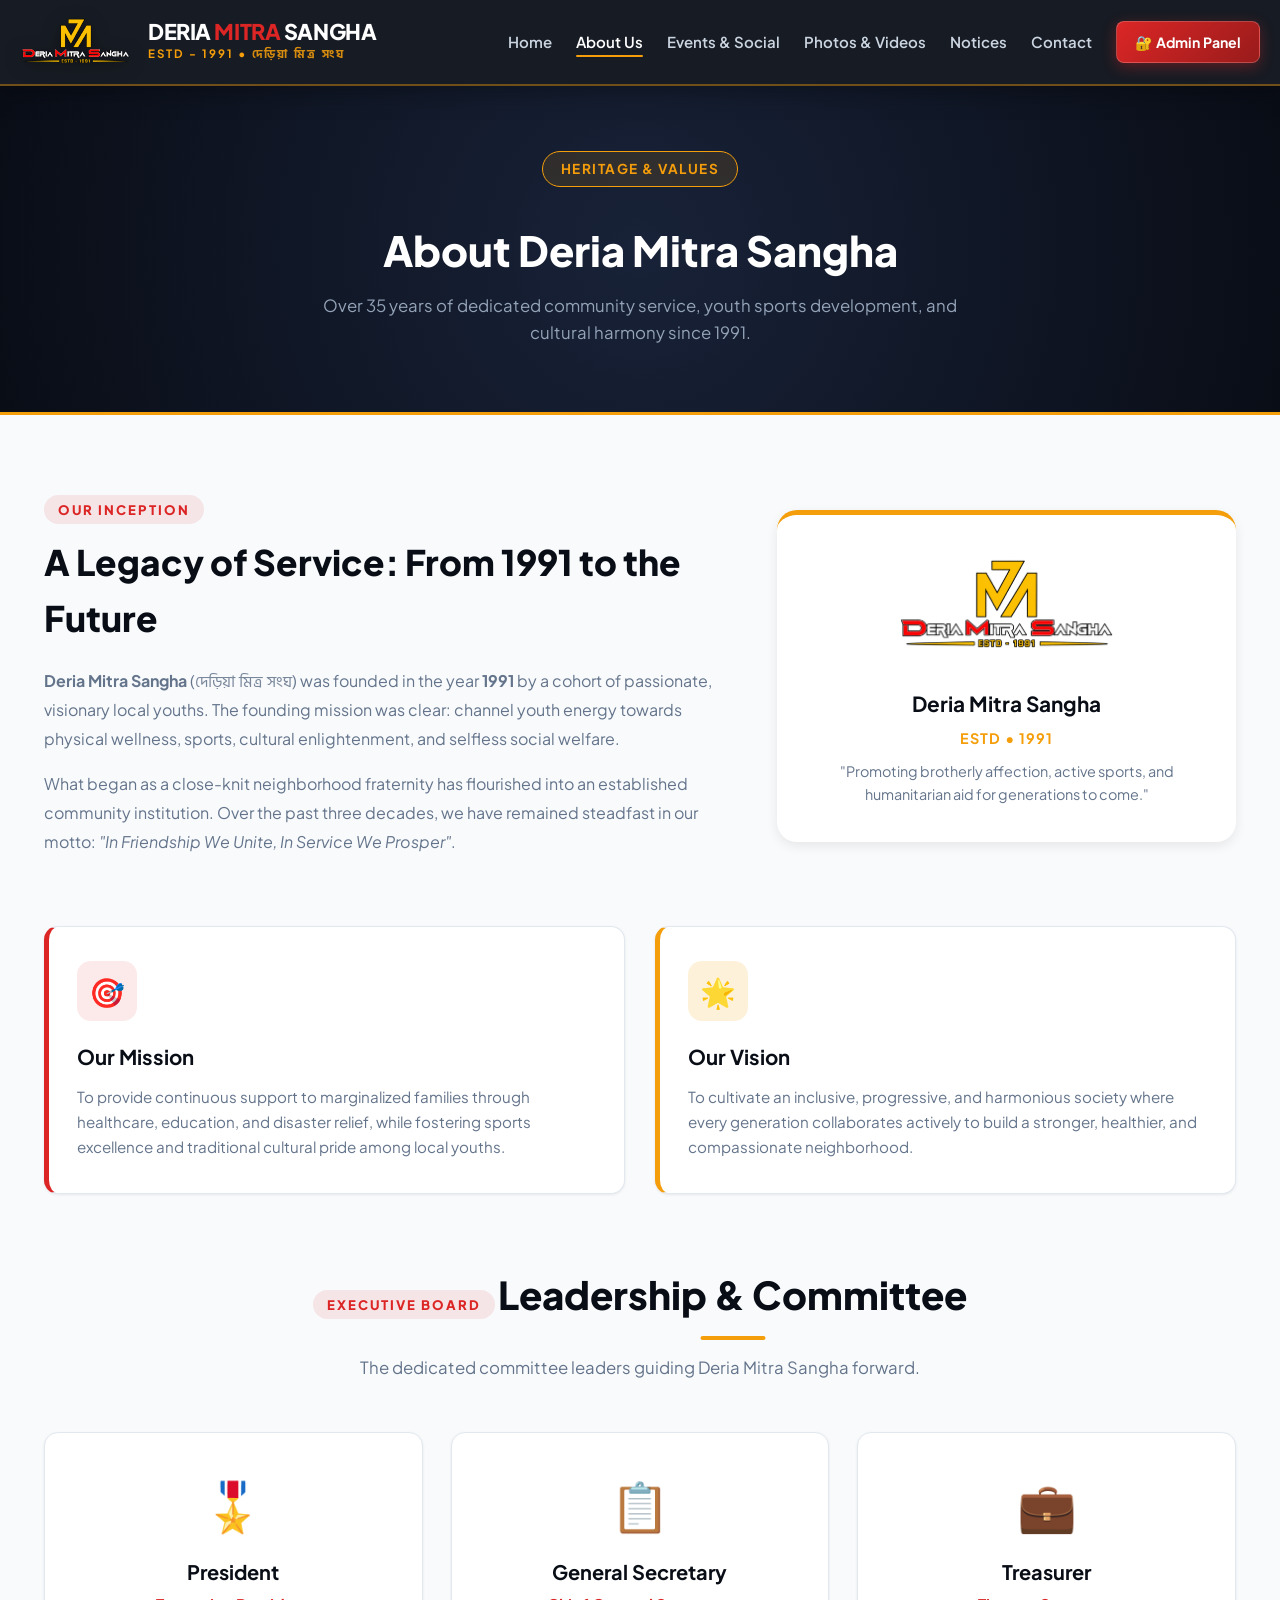
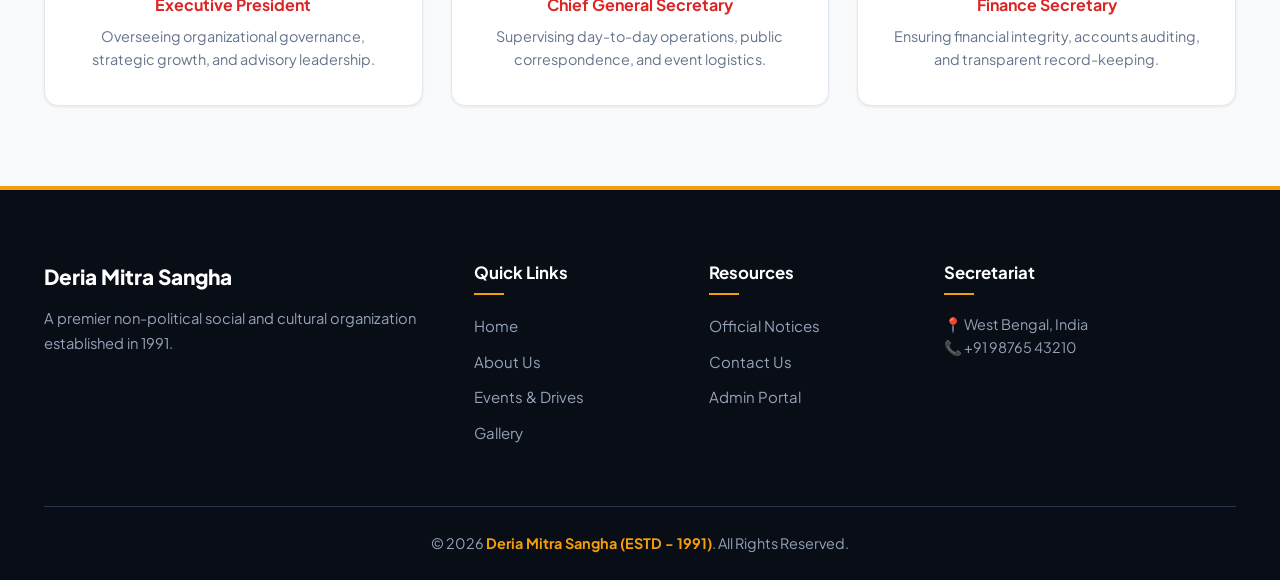
<file: about.html>
<!DOCTYPE html>
<html lang="en">
<head>
  <meta charset="UTF-8">
  <meta name="viewport" content="width=device-width, initial-scale=1.0">
  <title>About Us | Deria Mitra Sangha (ESTD - 1991)</title>
  <link rel="stylesheet" href="style.css">
  <link rel="icon" type="image/png" href="Deria Mitra Sangha Logo.png">
</head>
<body>

  <!-- Navigation Bar -->
  <header class="header">
    <div class="container navbar">
      <a href="index.html" class="brand">
        <img src="Deria Mitra Sangha Logo.png" alt="Deria Mitra Sangha Logo" class="brand-logo-img">
        <div class="brand-text">
          <span class="brand-title">Deria <span>Mitra</span> Sangha</span>
          <span class="brand-sub">ESTD - 1991 &bull; <span class="bengali-sub">দেড়িয়া মিত্র সংঘ</span></span>
        </div>
      </a>

      <button class="menu-toggle" aria-label="Toggle navigation">
        <span></span><span></span><span></span>
      </button>

      <ul class="nav-links">
        <li><a href="index.html" class="nav-link">Home</a></li>
        <li><a href="about.html" class="nav-link active">About Us</a></li>
        <li><a href="events.html" class="nav-link">Events & Social</a></li>
        <li><a href="gallery.html" class="nav-link">Photos & Videos</a></li>
        <li><a href="notices.html" class="nav-link">Notices</a></li>
        <li><a href="contact.html" class="nav-link">Contact</a></li>
        <li><a href="admin.html" class="btn-admin-nav">🔐 Admin Panel</a></li>
      </ul>
    </div>
  </header>

  <!-- Page Banner -->
  <div class="page-banner">
    <div class="container">
      <span class="badge-pill">Heritage & Values</span>
      <h1>About Deria Mitra Sangha</h1>
      <p>Over 35 years of dedicated community service, youth sports development, and cultural harmony since 1991.</p>
    </div>
  </div>

  <!-- Content Section -->
  <section class="section">
    <div class="container">
      
      <!-- History Row -->
      <div style="display:grid; grid-template-columns:1.2fr 0.8fr; gap:45px; align-items:center; margin-bottom:70px;">
        <div>
          <span class="section-pill">Our Inception</span>
          <h2 style="font-size:2.2rem; font-weight:800; color:var(--dark-bg); margin-bottom:20px;">
            A Legacy of Service: From 1991 to the Future
          </h2>
          <p style="color:var(--text-muted); line-height:1.8; margin-bottom:16px;">
            <strong>Deria Mitra Sangha</strong> (<span class="bengali-sub">দেড়িয়া মিত্র সংঘ</span>) was founded in the year <strong>1991</strong> by a cohort of passionate, visionary local youths. The founding mission was clear: channel youth energy towards physical wellness, sports, cultural enlightenment, and selfless social welfare.
          </p>
          <p style="color:var(--text-muted); line-height:1.8;">
            What began as a close-knit neighborhood fraternity has flourished into an established community institution. Over the past three decades, we have remained steadfast in our motto: <em>"In Friendship We Unite, In Service We Prosper"</em>.
          </p>
        </div>

        <div style="background:#FFFFFF; padding:36px; border-radius:var(--radius-lg); box-shadow:var(--shadow-md); border-top:5px solid var(--secondary); text-align:center;">
          <img src="Deria Mitra Sangha Logo.png" alt="Deria Mitra Sangha Emblem" style="max-width:220px; margin-bottom:20px;">
          <h3 style="color:var(--dark-bg); font-size:1.3rem; margin-bottom:6px;">Deria Mitra Sangha</h3>
          <p style="color:var(--secondary); font-weight:700; font-size:0.9rem; text-transform:uppercase; letter-spacing:1px;">ESTD &bull; 1991</p>
          <p style="color:var(--text-muted); font-size:0.9rem; margin-top:10px;">
            "Promoting brotherly affection, active sports, and humanitarian aid for generations to come."
          </p>
        </div>
      </div>

      <!-- Mission & Vision -->
      <div style="display:grid; grid-template-columns:1fr 1fr; gap:30px; margin-bottom:70px;">
        <div class="feature-card" style="border-left:5px solid var(--primary);">
          <div class="feature-icon-box" style="background:rgba(220,38,38,0.1); color:var(--primary);">🎯</div>
          <h3 class="feature-title">Our Mission</h3>
          <p class="feature-desc">
            To provide continuous support to marginalized families through healthcare, education, and disaster relief, while fostering sports excellence and traditional cultural pride among local youths.
          </p>
        </div>

        <div class="feature-card" style="border-left:5px solid var(--secondary);">
          <div class="feature-icon-box" style="background:rgba(245,158,11,0.15); color:var(--secondary-hover);">🌟</div>
          <h3 class="feature-title">Our Vision</h3>
          <p class="feature-desc">
            To cultivate an inclusive, progressive, and harmonious society where every generation collaborates actively to build a stronger, healthier, and compassionate neighborhood.
          </p>
        </div>
      </div>

      <!-- Executive Committee Showcase -->
      <div class="section-head">
        <span class="section-pill">Executive Board</span>
        <h2 class="section-title">Leadership & Committee</h2>
        <p class="section-desc">The dedicated committee leaders guiding Deria Mitra Sangha forward.</p>
      </div>

      <div class="feature-grid">
        <div class="feature-card" style="text-align:center;">
          <div style="font-size:3rem; margin-bottom:12px;">🎖️</div>
          <h3 style="font-size:1.25rem; color:var(--dark-bg); margin-bottom:4px;">President</h3>
          <p style="color:var(--primary); font-weight:700; margin-bottom:8px;">Executive President</p>
          <p style="color:var(--text-muted); font-size:0.9rem;">Overseeing organizational governance, strategic growth, and advisory leadership.</p>
        </div>

        <div class="feature-card" style="text-align:center;">
          <div style="font-size:3rem; margin-bottom:12px;">📋</div>
          <h3 style="font-size:1.25rem; color:var(--dark-bg); margin-bottom:4px;">General Secretary</h3>
          <p style="color:var(--primary); font-weight:700; margin-bottom:8px;">Chief General Secretary</p>
          <p style="color:var(--text-muted); font-size:0.9rem;">Supervising day-to-day operations, public correspondence, and event logistics.</p>
        </div>

        <div class="feature-card" style="text-align:center;">
          <div style="font-size:3rem; margin-bottom:12px;">💼</div>
          <h3 style="font-size:1.25rem; color:var(--dark-bg); margin-bottom:4px;">Treasurer</h3>
          <p style="color:var(--primary); font-weight:700; margin-bottom:8px;">Finance Secretary</p>
          <p style="color:var(--text-muted); font-size:0.9rem;">Ensuring financial integrity, accounts auditing, and transparent record-keeping.</p>
        </div>
      </div>

    </div>
  </section>

  <!-- Footer -->
  <footer class="footer">
    <div class="container">
      <div class="footer-columns">
        <div class="footer-brand">
          <h3>Deria Mitra Sangha</h3>
          <p style="font-size:0.92rem; line-height:1.7;">A premier non-political social and cultural organization established in 1991.</p>
        </div>
        <div>
          <h4 class="footer-col-title">Quick Links</h4>
          <ul class="footer-nav">
            <li><a href="index.html">Home</a></li>
            <li><a href="about.html">About Us</a></li>
            <li><a href="events.html">Events & Drives</a></li>
            <li><a href="gallery.html">Gallery</a></li>
          </ul>
        </div>
        <div>
          <h4 class="footer-col-title">Resources</h4>
          <ul class="footer-nav">
            <li><a href="notices.html">Official Notices</a></li>
            <li><a href="contact.html">Contact Us</a></li>
            <li><a href="admin.html">Admin Portal</a></li>
          </ul>
        </div>
        <div>
          <h4 class="footer-col-title">Secretariat</h4>
          <p style="font-size:0.9rem;">📍 West Bengal, India</p>
          <p style="font-size:0.9rem;">📞 +91 98765 43210</p>
        </div>
      </div>
      <div class="footer-bottom">
        <p>&copy; 2026 <span>Deria Mitra Sangha (ESTD - 1991)</span>. All Rights Reserved.</p>
      </div>
    </div>
  </footer>

  <script src="db.js"></script>
  <script src="main.js"></script>
</body>
</html>
</file>
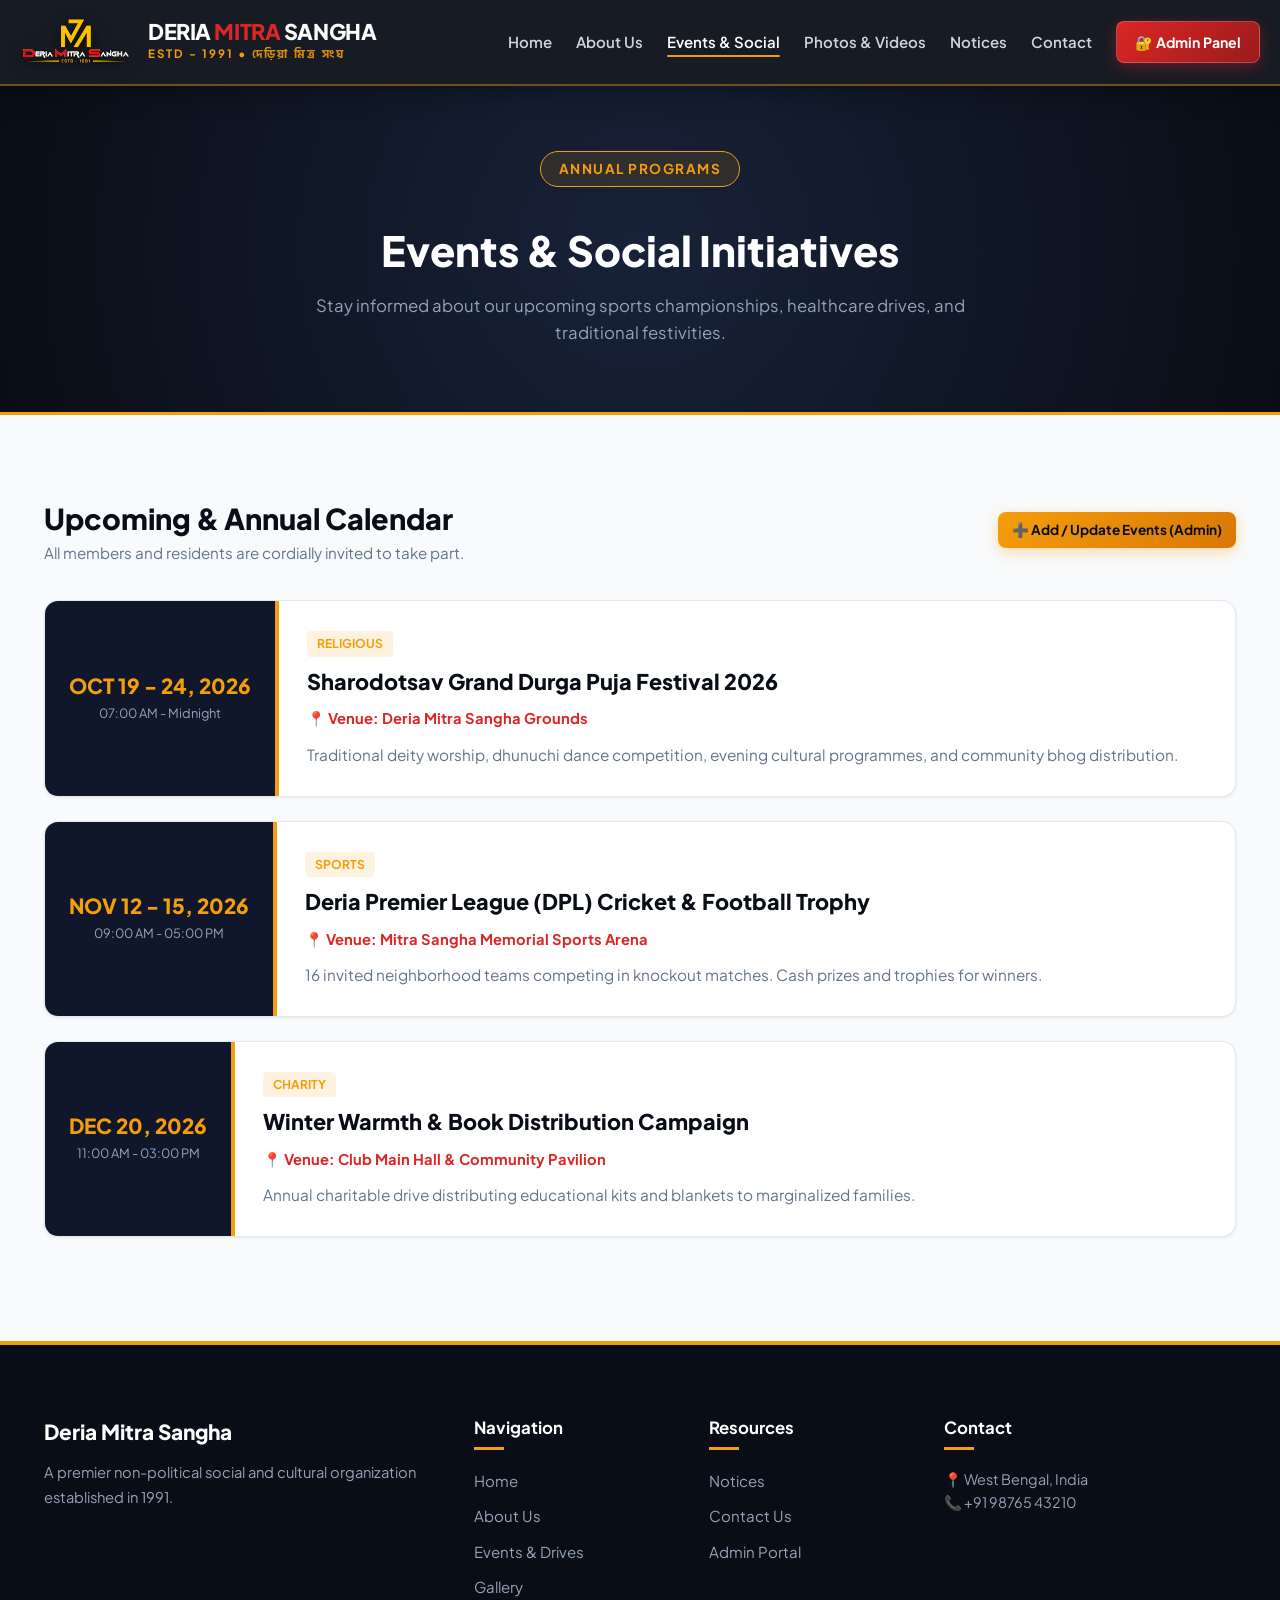
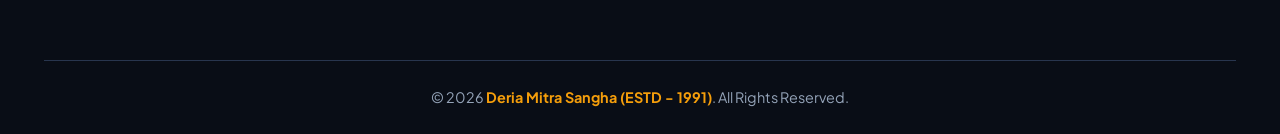
<file: events.html>
<!DOCTYPE html>
<html lang="en">
<head>
  <meta charset="UTF-8">
  <meta name="viewport" content="width=device-width, initial-scale=1.0">
  <title>Events & Social Initiatives | Deria Mitra Sangha (ESTD - 1991)</title>
  <link rel="stylesheet" href="style.css">
  <link rel="icon" type="image/png" href="Deria Mitra Sangha Logo.png">
</head>
<body>

  <!-- Navigation Bar -->
  <header class="header">
    <div class="container navbar">
      <a href="index.html" class="brand">
        <img src="Deria Mitra Sangha Logo.png" alt="Deria Mitra Sangha Logo" class="brand-logo-img">
        <div class="brand-text">
          <span class="brand-title">Deria <span>Mitra</span> Sangha</span>
          <span class="brand-sub">ESTD - 1991 &bull; <span class="bengali-sub">দেড়িয়া মিত্র সংঘ</span></span>
        </div>
      </a>

      <button class="menu-toggle" aria-label="Toggle navigation">
        <span></span><span></span><span></span>
      </button>

      <ul class="nav-links">
        <li><a href="index.html" class="nav-link">Home</a></li>
        <li><a href="about.html" class="nav-link">About Us</a></li>
        <li><a href="events.html" class="nav-link active">Events & Social</a></li>
        <li><a href="gallery.html" class="nav-link">Photos & Videos</a></li>
        <li><a href="notices.html" class="nav-link">Notices</a></li>
        <li><a href="contact.html" class="nav-link">Contact</a></li>
        <li><a href="admin.html" class="btn-admin-nav">🔐 Admin Panel</a></li>
      </ul>
    </div>
  </header>

  <!-- Banner -->
  <div class="page-banner">
    <div class="container">
      <span class="badge-pill">Annual Programs</span>
      <h1>Events & Social Initiatives</h1>
      <p>Stay informed about our upcoming sports championships, healthcare drives, and traditional festivities.</p>
    </div>
  </div>

  <!-- Events Section -->
  <section class="section">
    <div class="container">
      <div style="display:flex; justify-content:space-between; align-items:center; margin-bottom:35px; flex-wrap:wrap; gap:15px;">
        <div>
          <h2 style="font-size:1.8rem; font-weight:800; color:var(--dark-bg);">Upcoming & Annual Calendar</h2>
          <p style="color:var(--text-muted); font-size:0.95rem;">All members and residents are cordially invited to take part.</p>
        </div>
        <div>
          <a href="admin.html" class="btn btn-secondary btn-sm">➕ Add / Update Events (Admin)</a>
        </div>
      </div>

      <!-- Events List (Dynamic from ClubDB) -->
      <div id="events-container">
        <!-- Rendered dynamically by main.js -->
      </div>
    </div>
  </section>

  <!-- Footer -->
  <footer class="footer">
    <div class="container">
      <div class="footer-columns">
        <div class="footer-brand">
          <h3>Deria Mitra Sangha</h3>
          <p style="font-size:0.92rem; line-height:1.7;">A premier non-political social and cultural organization established in 1991.</p>
        </div>
        <div>
          <h4 class="footer-col-title">Navigation</h4>
          <ul class="footer-nav">
            <li><a href="index.html">Home</a></li>
            <li><a href="about.html">About Us</a></li>
            <li><a href="events.html">Events & Drives</a></li>
            <li><a href="gallery.html">Gallery</a></li>
          </ul>
        </div>
        <div>
          <h4 class="footer-col-title">Resources</h4>
          <ul class="footer-nav">
            <li><a href="notices.html">Notices</a></li>
            <li><a href="contact.html">Contact Us</a></li>
            <li><a href="admin.html">Admin Portal</a></li>
          </ul>
        </div>
        <div>
          <h4 class="footer-col-title">Contact</h4>
          <p style="font-size:0.9rem;">📍 West Bengal, India</p>
          <p style="font-size:0.9rem;">📞 +91 98765 43210</p>
        </div>
      </div>
      <div class="footer-bottom">
        <p>&copy; 2026 <span>Deria Mitra Sangha (ESTD - 1991)</span>. All Rights Reserved.</p>
      </div>
    </div>
  </footer>

  <script src="db.js"></script>
  <script src="main.js"></script>
</body>
</html>
</file>
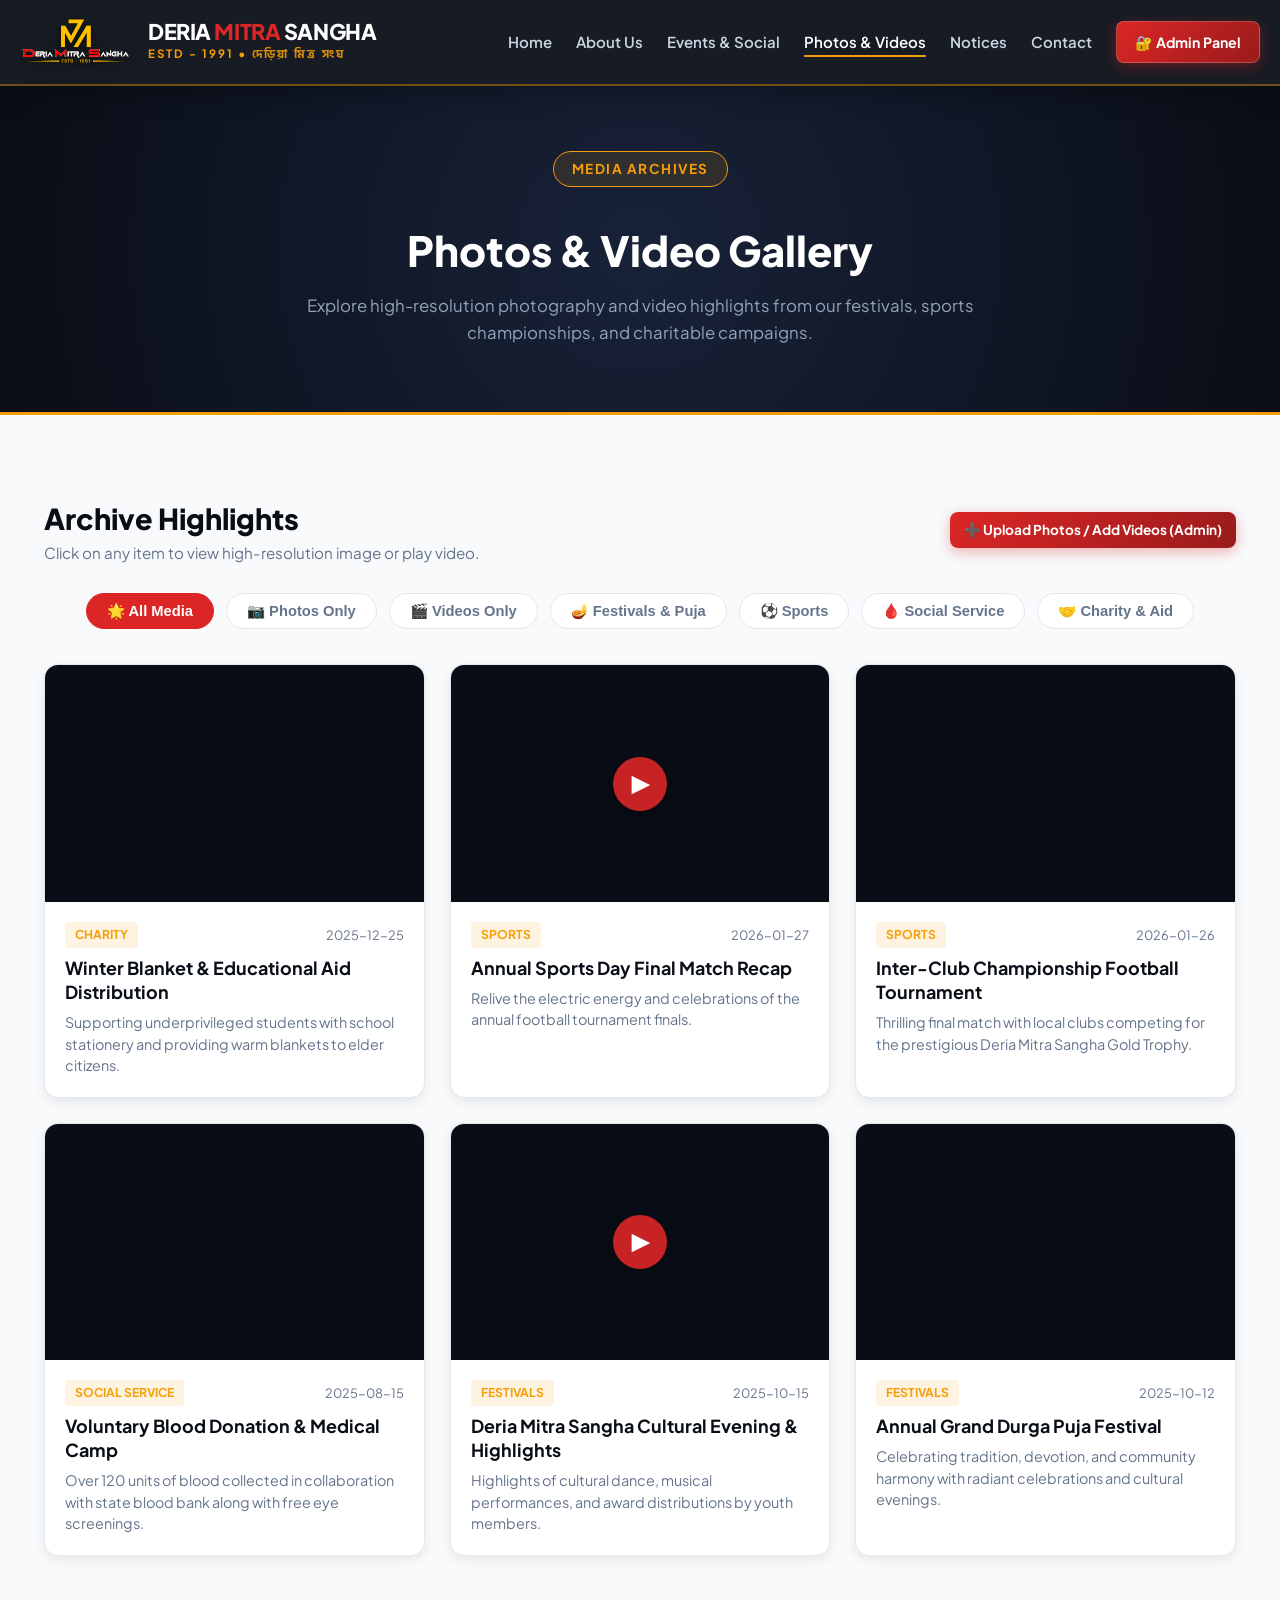
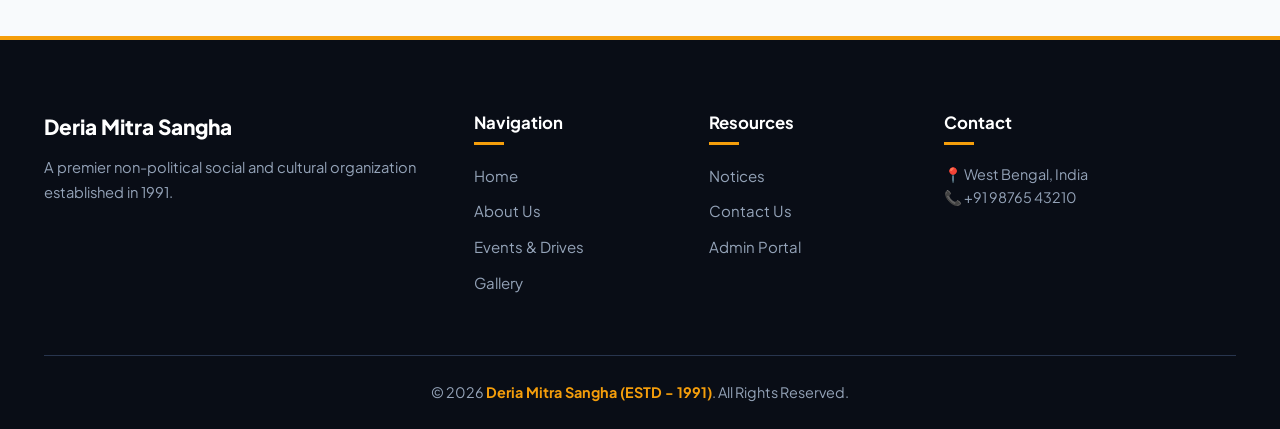
<file: gallery.html>
<!DOCTYPE html>
<html lang="en">
<head>
  <meta charset="UTF-8">
  <meta name="viewport" content="width=device-width, initial-scale=1.0">
  <title>Photo & Video Gallery | Deria Mitra Sangha (ESTD - 1991)</title>
  <link rel="stylesheet" href="style.css">
  <link rel="icon" type="image/png" href="Deria Mitra Sangha Logo.png">
</head>
<body>

  <!-- Navigation Bar -->
  <header class="header">
    <div class="container navbar">
      <a href="index.html" class="brand">
        <img src="Deria Mitra Sangha Logo.png" alt="Deria Mitra Sangha Logo" class="brand-logo-img">
        <div class="brand-text">
          <span class="brand-title">Deria <span>Mitra</span> Sangha</span>
          <span class="brand-sub">ESTD - 1991 &bull; <span class="bengali-sub">দেড়িয়া মিত্র সংঘ</span></span>
        </div>
      </a>

      <button class="menu-toggle" aria-label="Toggle navigation">
        <span></span><span></span><span></span>
      </button>

      <ul class="nav-links">
        <li><a href="index.html" class="nav-link">Home</a></li>
        <li><a href="about.html" class="nav-link">About Us</a></li>
        <li><a href="events.html" class="nav-link">Events & Social</a></li>
        <li><a href="gallery.html" class="nav-link active">Photos & Videos</a></li>
        <li><a href="notices.html" class="nav-link">Notices</a></li>
        <li><a href="contact.html" class="nav-link">Contact</a></li>
        <li><a href="admin.html" class="btn-admin-nav">🔐 Admin Panel</a></li>
      </ul>
    </div>
  </header>

  <!-- Page Banner -->
  <div class="page-banner">
    <div class="container">
      <span class="badge-pill">Media Archives</span>
      <h1>Photos & Video Gallery</h1>
      <p>Explore high-resolution photography and video highlights from our festivals, sports championships, and charitable campaigns.</p>
    </div>
  </div>

  <!-- Gallery Section -->
  <section class="section">
    <div class="container">
      
      <!-- Top Action Bar -->
      <div style="display:flex; justify-content:space-between; align-items:center; margin-bottom:28px; flex-wrap:wrap; gap:16px;">
        <div>
          <h2 style="font-size:1.8rem; font-weight:800; color:var(--dark-bg);">Archive Highlights</h2>
          <p style="color:var(--text-muted); font-size:0.95rem;">Click on any item to view high-resolution image or play video.</p>
        </div>
        <div>
          <a href="admin.html" class="btn btn-primary btn-sm">➕ Upload Photos / Add Videos (Admin)</a>
        </div>
      </div>

      <!-- Filter Tabs -->
      <div class="filter-tabs">
        <button class="filter-btn active" data-filter="all">🌟 All Media</button>
        <button class="filter-btn" data-filter="photos">📷 Photos Only</button>
        <button class="filter-btn" data-filter="videos">🎬 Videos Only</button>
        <button class="filter-btn" data-filter="festivals">🪔 Festivals & Puja</button>
        <button class="filter-btn" data-filter="sports">⚽ Sports</button>
        <button class="filter-btn" data-filter="social service">🩸 Social Service</button>
        <button class="filter-btn" data-filter="charity">🤝 Charity & Aid</button>
      </div>

      <!-- Dynamic Media Grid -->
      <div id="gallery-media-grid" class="media-grid">
        <!-- Rendered dynamically by main.js from ClubDB -->
      </div>

    </div>
  </section>

  <!-- Footer -->
  <footer class="footer">
    <div class="container">
      <div class="footer-columns">
        <div class="footer-brand">
          <h3>Deria Mitra Sangha</h3>
          <p style="font-size:0.92rem; line-height:1.7;">A premier non-political social and cultural organization established in 1991.</p>
        </div>
        <div>
          <h4 class="footer-col-title">Navigation</h4>
          <ul class="footer-nav">
            <li><a href="index.html">Home</a></li>
            <li><a href="about.html">About Us</a></li>
            <li><a href="events.html">Events & Drives</a></li>
            <li><a href="gallery.html">Gallery</a></li>
          </ul>
        </div>
        <div>
          <h4 class="footer-col-title">Resources</h4>
          <ul class="footer-nav">
            <li><a href="notices.html">Notices</a></li>
            <li><a href="contact.html">Contact Us</a></li>
            <li><a href="admin.html">Admin Portal</a></li>
          </ul>
        </div>
        <div>
          <h4 class="footer-col-title">Contact</h4>
          <p style="font-size:0.9rem;">📍 West Bengal, India</p>
          <p style="font-size:0.9rem;">📞 +91 98765 43210</p>
        </div>
      </div>
      <div class="footer-bottom">
        <p>&copy; 2026 <span>Deria Mitra Sangha (ESTD - 1991)</span>. All Rights Reserved.</p>
      </div>
    </div>
  </footer>

  <script src="db.js"></script>
  <script src="main.js"></script>
</body>
</html>
</file>
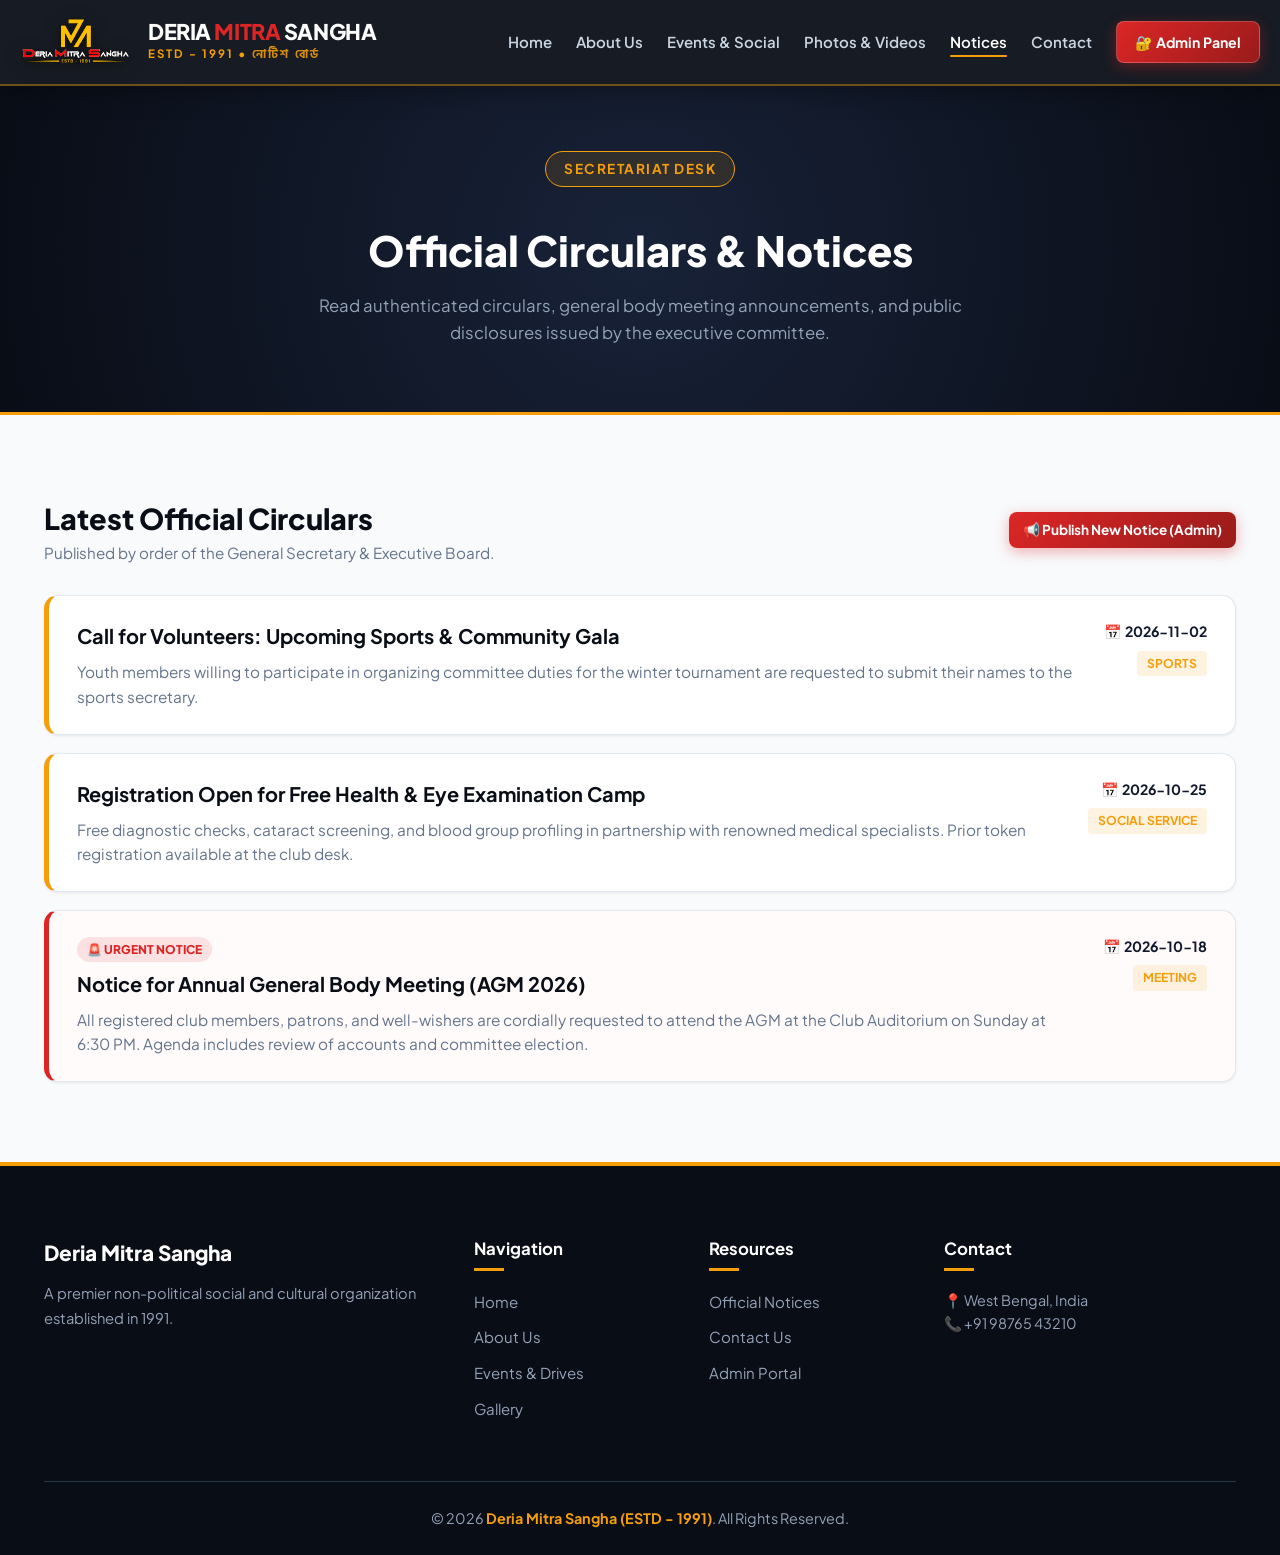
<file: notices.html>
<!DOCTYPE html>
<html lang="en">
<head>
  <meta charset="UTF-8">
  <meta name="viewport" content="width=device-width, initial-scale=1.0">
  <title>Official Notices & Circulars | Deria Mitra Sangha (ESTD - 1991)</title>
  <link rel="stylesheet" href="style.css">
  <link rel="icon" type="image/png" href="Deria Mitra Sangha Logo.png">
</head>
<body>

  <!-- Navigation Bar -->
  <header class="header">
    <div class="container navbar">
      <a href="index.html" class="brand">
        <img src="Deria Mitra Sangha Logo.png" alt="Deria Mitra Sangha Logo" class="brand-logo-img">
        <div class="brand-text">
          <span class="brand-title">Deria <span>Mitra</span> Sangha</span>
          <span class="brand-sub">ESTD - 1991 &bull; <span class="bengali-sub">নোটিশ বোর্ড</span></span>
        </div>
      </a>

      <button class="menu-toggle" aria-label="Toggle navigation">
        <span></span><span></span><span></span>
      </button>

      <ul class="nav-links">
        <li><a href="index.html" class="nav-link">Home</a></li>
        <li><a href="about.html" class="nav-link">About Us</a></li>
        <li><a href="events.html" class="nav-link">Events & Social</a></li>
        <li><a href="gallery.html" class="nav-link">Photos & Videos</a></li>
        <li><a href="notices.html" class="nav-link active">Notices</a></li>
        <li><a href="contact.html" class="nav-link">Contact</a></li>
        <li><a href="admin.html" class="btn-admin-nav">🔐 Admin Panel</a></li>
      </ul>
    </div>
  </header>

  <!-- Banner -->
  <div class="page-banner">
    <div class="container">
      <span class="badge-pill">Secretariat Desk</span>
      <h1>Official Circulars & Notices</h1>
      <p>Read authenticated circulars, general body meeting announcements, and public disclosures issued by the executive committee.</p>
    </div>
  </div>

  <!-- Notices Content -->
  <section class="section">
    <div class="container">
      <div style="display:flex; justify-content:space-between; align-items:center; margin-bottom:30px; flex-wrap:wrap; gap:15px;">
        <div>
          <h2 style="font-size:1.8rem; font-weight:800; color:var(--dark-bg);">Latest Official Circulars</h2>
          <p style="color:var(--text-muted); font-size:0.95rem;">Published by order of the General Secretary & Executive Board.</p>
        </div>
        <div>
          <a href="admin.html" class="btn btn-primary btn-sm">📢 Publish New Notice (Admin)</a>
        </div>
      </div>

      <!-- Dynamic Notice Stack from ClubDB -->
      <div id="notices-container" class="notice-stack">
        <!-- Rendered dynamically by main.js -->
      </div>
    </div>
  </section>

  <!-- Footer -->
  <footer class="footer">
    <div class="container">
      <div class="footer-columns">
        <div class="footer-brand">
          <h3>Deria Mitra Sangha</h3>
          <p style="font-size:0.92rem; line-height:1.7;">A premier non-political social and cultural organization established in 1991.</p>
        </div>
        <div>
          <h4 class="footer-col-title">Navigation</h4>
          <ul class="footer-nav">
            <li><a href="index.html">Home</a></li>
            <li><a href="about.html">About Us</a></li>
            <li><a href="events.html">Events & Drives</a></li>
            <li><a href="gallery.html">Gallery</a></li>
          </ul>
        </div>
        <div>
          <h4 class="footer-col-title">Resources</h4>
          <ul class="footer-nav">
            <li><a href="notices.html">Official Notices</a></li>
            <li><a href="contact.html">Contact Us</a></li>
            <li><a href="admin.html">Admin Portal</a></li>
          </ul>
        </div>
        <div>
          <h4 class="footer-col-title">Contact</h4>
          <p style="font-size:0.9rem;">📍 West Bengal, India</p>
          <p style="font-size:0.9rem;">📞 +91 98765 43210</p>
        </div>
      </div>
      <div class="footer-bottom">
        <p>&copy; 2026 <span>Deria Mitra Sangha (ESTD - 1991)</span>. All Rights Reserved.</p>
      </div>
    </div>
  </footer>

  <script src="db.js"></script>
  <script src="main.js"></script>
</body>
</html>
</file>
<file: style.css>
/* ==========================================================================
   DERIA MITRA SANGHA (ESTD - 1991)
   PROFESSIONAL INTERNATIONAL PORTAL STYLESHEET
   Brand Colors: Gold (#F59E0B / #D97706), Crimson Red (#DC2626), Slate (#0F172A)
========================================================================== */

@import url('https://fonts.googleapis.com/css2?family=Plus+Jakarta+Sans:wght@300;400;500;600;700;800&family=Hind+Siliguri:wght@400;600&display=swap');

:root {
  --primary: #DC2626;
  --primary-hover: #B91C1C;
  --primary-glow: rgba(220, 38, 38, 0.35);
  --secondary: #F59E0B;
  --secondary-hover: #D97706;
  --secondary-glow: rgba(245, 158, 11, 0.35);

  --dark-bg: #090D16;
  --dark-surface: #10172A;
  --dark-card: #182238;
  --dark-border: #28354E;

  --light-bg: #F8FAFC;
  --light-surface: #FFFFFF;
  --light-border: #E2E8F0;

  --text-primary: #0F172A;
  --text-muted: #64748B;
  --text-white: #FFFFFF;
  --text-sub: #94A3B8;

  --radius-sm: 8px;
  --radius-md: 14px;
  --radius-lg: 20px;
  --radius-full: 9999px;

  --shadow-sm: 0 1px 3px rgba(0,0,0,0.08);
  --shadow-md: 0 4px 12px rgba(0,0,0,0.08);
  --shadow-lg: 0 10px 25px -5px rgba(0,0,0,0.1), 0 8px 10px -6px rgba(0,0,0,0.06);
  --shadow-glow: 0 0 25px rgba(245, 158, 11, 0.25);

  --transition: all 0.25s cubic-bezier(0.4, 0, 0.2, 1);
}

* {
  margin: 0;
  padding: 0;
  box-sizing: border-box;
}

body {
  font-family: 'Plus Jakarta Sans', -apple-system, BlinkMacSystemFont, 'Segoe UI', Roboto, sans-serif;
  color: var(--text-primary);
  background-color: var(--light-bg);
  line-height: 1.6;
  overflow-x: hidden;
  -webkit-font-smoothing: antialiased;
}

.bengali-sub {
  font-family: 'Hind Siliguri', sans-serif;
  opacity: 0.85;
}

.container {
  width: 100%;
  max-width: 1240px;
  margin: 0 auto;
  padding: 0 24px;
}

/* ==========================================================================
   NAVIGATION BAR & HEADER
========================================================================== */
.header {
  position: sticky;
  top: 0;
  z-index: 1000;
  background: rgba(9, 13, 22, 0.94);
  backdrop-filter: blur(14px);
  -webkit-backdrop-filter: blur(14px);
  border-bottom: 2px solid rgba(245, 158, 11, 0.4);
  box-shadow: 0 4px 25px rgba(0, 0, 0, 0.35);
}

.navbar {
  display: flex;
  align-items: center;
  justify-content: space-between;
  padding: 14px 0;
}

.brand {
  display: flex;
  align-items: center;
  gap: 16px;
  text-decoration: none;
}

.brand-logo-img {
  height: 56px;
  width: auto;
  object-fit: contain;
  filter: drop-shadow(0 4px 8px rgba(0,0,0,0.5));
  transition: var(--transition);
}

.brand:hover .brand-logo-img {
  transform: scale(1.04);
}

.brand-text {
  display: flex;
  flex-direction: column;
}

.brand-title {
  font-size: 1.35rem;
  font-weight: 800;
  letter-spacing: -0.02em;
  color: #FFFFFF;
  line-height: 1.15;
  text-transform: uppercase;
}

.brand-title span {
  color: var(--primary);
}

.brand-sub {
  font-size: 0.72rem;
  font-weight: 700;
  letter-spacing: 2px;
  color: var(--secondary);
  text-transform: uppercase;
}

.nav-links {
  display: flex;
  align-items: center;
  list-style: none;
  gap: 24px;
}

.nav-link {
  text-decoration: none;
  color: #CBD5E1;
  font-size: 0.94rem;
  font-weight: 600;
  transition: var(--transition);
  position: relative;
  padding: 6px 0;
}

.nav-link:hover,
.nav-link.active {
  color: #FFFFFF;
}

.nav-link::after {
  content: '';
  position: absolute;
  bottom: 0;
  left: 0;
  width: 0;
  height: 2.5px;
  background: var(--secondary);
  transition: var(--transition);
  border-radius: 2px;
}

.nav-link:hover::after,
.nav-link.active::after {
  width: 100%;
}

.btn-admin-nav {
  background: linear-gradient(135deg, var(--primary), #991B1B);
  color: #FFFFFF !important;
  padding: 9px 18px;
  border-radius: var(--radius-sm);
  font-weight: 700;
  font-size: 0.88rem;
  display: inline-flex;
  align-items: center;
  gap: 8px;
  border: 1px solid rgba(255, 255, 255, 0.2);
  box-shadow: 0 4px 14px var(--primary-glow);
  text-decoration: none;
  transition: var(--transition);
}

.btn-admin-nav:hover {
  transform: translateY(-2px);
  box-shadow: 0 6px 20px rgba(220, 38, 38, 0.5);
}

.btn-admin-nav::after {
  display: none !important;
}

.menu-toggle {
  display: none;
  background: none;
  border: none;
  cursor: pointer;
  padding: 8px;
}

.menu-toggle span {
  display: block;
  width: 26px;
  height: 3px;
  background: #FFFFFF;
  margin: 5px 0;
  transition: var(--transition);
  border-radius: 2px;
}

/* ==========================================================================
   TICKER (NEWSFLASH / LIVE UPDATES)
========================================================================== */
.news-ticker-bar {
  background: #0E1626;
  border-bottom: 1px solid var(--dark-border);
  padding: 8px 0;
  color: #E2E8F0;
  font-size: 0.9rem;
}

.ticker-inner {
  display: flex;
  align-items: center;
  gap: 15px;
}

.ticker-label {
  background: var(--primary);
  color: #fff;
  font-size: 0.76rem;
  font-weight: 800;
  padding: 4px 10px;
  border-radius: var(--radius-sm);
  text-transform: uppercase;
  letter-spacing: 0.5px;
  flex-shrink: 0;
  display: flex;
  align-items: center;
  gap: 5px;
}

.ticker-scroll {
  overflow: hidden;
  white-space: nowrap;
  flex: 1;
}

.ticker-track {
  display: inline-block;
  animation: tickerSlide 28s linear infinite;
}

.ticker-track:hover {
  animation-play-state: paused;
}

@keyframes tickerSlide {
  0% { transform: translateX(100%); }
  100% { transform: translateX(-100%); }
}

/* ==========================================================================
   HERO BANNER
========================================================================== */
.hero-section {
  position: relative;
  background: radial-gradient(circle at 50% 20%, #162035 0%, #090D16 100%);
  color: #FFFFFF;
  padding: 95px 0 85px;
  text-align: center;
  overflow: hidden;
  border-bottom: 3px solid var(--secondary);
}

.hero-section::before {
  content: '';
  position: absolute;
  inset: 0;
  background-image: radial-gradient(rgba(245, 158, 11, 0.15) 1px, transparent 1px);
  background-size: 32px 32px;
  opacity: 0.6;
  pointer-events: none;
}

.hero-logo-box {
  margin-bottom: 24px;
  position: relative;
  display: inline-block;
  animation: heroFloat 5s ease-in-out infinite;
}

.hero-logo-box img {
  max-width: 320px;
  width: 85%;
  height: auto;
  filter: drop-shadow(0 15px 35px rgba(0, 0, 0, 0.7));
}

@keyframes heroFloat {
  0%, 100% { transform: translateY(0); }
  50% { transform: translateY(-7px); }
}

.badge-pill {
  display: inline-flex;
  align-items: center;
  gap: 8px;
  background: rgba(245, 158, 11, 0.12);
  color: var(--secondary);
  border: 1px solid var(--secondary);
  padding: 6px 18px;
  border-radius: var(--radius-full);
  font-size: 0.85rem;
  font-weight: 700;
  letter-spacing: 1.5px;
  text-transform: uppercase;
  margin-bottom: 20px;
}

.hero-heading {
  font-size: 3.2rem;
  font-weight: 800;
  line-height: 1.15;
  letter-spacing: -0.03em;
  margin-bottom: 18px;
}

.hero-heading span.gold-text {
  color: var(--secondary);
}

.hero-heading span.red-text {
  color: var(--primary);
}

.hero-subtitle {
  max-width: 760px;
  margin: 0 auto 34px;
  color: #94A3B8;
  font-size: 1.15rem;
  line-height: 1.7;
}

.hero-cta-group {
  display: flex;
  justify-content: center;
  gap: 16px;
  flex-wrap: wrap;
}

/* ==========================================================================
   BUTTONS
========================================================================== */
.btn {
  display: inline-flex;
  align-items: center;
  justify-content: center;
  gap: 8px;
  padding: 13px 28px;
  font-size: 0.98rem;
  font-weight: 700;
  border-radius: var(--radius-sm);
  text-decoration: none;
  cursor: pointer;
  transition: var(--transition);
  border: none;
}

.btn-primary {
  background: linear-gradient(135deg, var(--primary), #991B1B);
  color: #fff;
  box-shadow: 0 4px 14px var(--primary-glow);
}

.btn-primary:hover {
  transform: translateY(-2px);
  box-shadow: 0 7px 20px var(--primary-glow);
}

.btn-secondary {
  background: linear-gradient(135deg, var(--secondary), #D97706);
  color: #090D16;
  box-shadow: 0 4px 14px var(--secondary-glow);
}

.btn-secondary:hover {
  transform: translateY(-2px);
  box-shadow: 0 7px 20px var(--secondary-glow);
}

.btn-outline {
  background: transparent;
  color: #FFFFFF;
  border: 2px solid rgba(255, 255, 255, 0.4);
}

.btn-outline:hover {
  background: #FFFFFF;
  color: #090D16;
}

.btn-sm {
  padding: 7px 14px;
  font-size: 0.85rem;
  border-radius: var(--radius-sm);
}

/* ==========================================================================
   KEY METRICS STATS COUNTER
========================================================================== */
.stats-strip {
  background: var(--dark-surface);
  border-bottom: 1px solid var(--dark-border);
  padding: 35px 0;
  color: #FFFFFF;
}

.stats-grid {
  display: grid;
  grid-template-columns: repeat(4, 1fr);
  gap: 20px;
  text-align: center;
}

.stat-item {
  padding: 10px;
  position: relative;
}

.stat-item:not(:last-child)::after {
  content: '';
  position: absolute;
  right: 0;
  top: 15%;
  height: 70%;
  width: 1px;
  background: var(--dark-border);
}

.stat-number {
  font-size: 2.5rem;
  font-weight: 800;
  color: var(--secondary);
  line-height: 1;
  margin-bottom: 6px;
}

.stat-title {
  font-size: 0.95rem;
  font-weight: 600;
  color: #E2E8F0;
  margin-bottom: 2px;
}

.stat-sub {
  font-size: 0.78rem;
  color: var(--text-sub);
}

/* ==========================================================================
   PAGE HEADERS (INNER PAGES)
========================================================================== */
.page-banner {
  background: radial-gradient(circle at center, #182238 0%, #090D16 100%);
  color: #fff;
  padding: 65px 0;
  text-align: center;
  border-bottom: 3px solid var(--secondary);
}

.page-banner h1 {
  font-size: 2.6rem;
  font-weight: 800;
  margin-top: 10px;
}

.page-banner p {
  color: var(--text-sub);
  max-width: 680px;
  margin: 10px auto 0;
  font-size: 1.05rem;
}

/* ==========================================================================
   SECTION COMMON
========================================================================== */
.section {
  padding: 80px 0;
}

.section-alt {
  background-color: #FFFFFF;
}

.section-head {
  text-align: center;
  margin-bottom: 50px;
}

.section-pill {
  display: inline-block;
  background: rgba(220, 38, 38, 0.1);
  color: var(--primary);
  font-size: 0.82rem;
  font-weight: 800;
  letter-spacing: 2px;
  text-transform: uppercase;
  padding: 4px 14px;
  border-radius: var(--radius-full);
  margin-bottom: 10px;
}

.section-title {
  font-size: 2.4rem;
  font-weight: 800;
  color: var(--dark-bg);
  position: relative;
  display: inline-block;
  padding-bottom: 14px;
}

.section-title::after {
  content: '';
  position: absolute;
  bottom: 0;
  left: 50%;
  transform: translateX(-50%);
  width: 65px;
  height: 4px;
  background: var(--secondary);
  border-radius: 2px;
}

.section-desc {
  color: var(--text-muted);
  max-width: 700px;
  margin: 15px auto 0;
  font-size: 1.05rem;
}

/* ==========================================================================
   FEATURE CARDS
========================================================================== */
.feature-grid {
  display: grid;
  grid-template-columns: repeat(auto-fit, minmax(320px, 1fr));
  gap: 28px;
}

.feature-card {
  background: #FFFFFF;
  border-radius: var(--radius-md);
  padding: 34px 28px;
  border: 1px solid var(--light-border);
  box-shadow: var(--shadow-sm);
  transition: var(--transition);
  position: relative;
}

.feature-card:hover {
  transform: translateY(-6px);
  border-color: var(--secondary);
  box-shadow: var(--shadow-lg);
}

.feature-icon-box {
  width: 60px;
  height: 60px;
  border-radius: var(--radius-md);
  background: rgba(220, 38, 38, 0.08);
  color: var(--primary);
  display: flex;
  align-items: center;
  justify-content: center;
  font-size: 1.8rem;
  margin-bottom: 20px;
}

.feature-title {
  font-size: 1.28rem;
  font-weight: 700;
  color: var(--dark-bg);
  margin-bottom: 10px;
}

.feature-desc {
  color: var(--text-muted);
  font-size: 0.95rem;
  line-height: 1.65;
}

/* ==========================================================================
   GALLERY (PHOTOS & VIDEOS)
========================================================================== */
.filter-tabs {
  display: flex;
  justify-content: center;
  gap: 12px;
  margin-bottom: 35px;
  flex-wrap: wrap;
}

.filter-btn {
  background: #FFFFFF;
  border: 1.5px solid var(--light-border);
  color: var(--text-muted);
  padding: 8px 20px;
  border-radius: var(--radius-full);
  font-size: 0.92rem;
  font-weight: 600;
  cursor: pointer;
  transition: var(--transition);
}

.filter-btn:hover {
  border-color: var(--primary);
  color: var(--primary);
}

.filter-btn.active {
  background: var(--primary);
  border-color: var(--primary);
  color: #FFFFFF;
}

.media-grid {
  display: grid;
  grid-template-columns: repeat(auto-fill, minmax(320px, 1fr));
  gap: 25px;
}

.media-card {
  background: #FFFFFF;
  border-radius: var(--radius-md);
  overflow: hidden;
  box-shadow: var(--shadow-md);
  border: 1px solid var(--light-border);
  transition: var(--transition);
  display: flex;
  flex-direction: column;
}

.media-card:hover {
  transform: translateY(-5px);
  box-shadow: var(--shadow-lg);
  border-color: var(--secondary);
}

.media-thumb-wrap {
  position: relative;
  aspect-ratio: 16 / 10;
  background: #090D16;
  overflow: hidden;
  cursor: pointer;
}

.media-thumb-wrap img {
  width: 100%;
  height: 100%;
  object-fit: cover;
  transition: transform 0.4s ease;
}

.media-card:hover .media-thumb-wrap img {
  transform: scale(1.06);
}

.media-play-icon {
  position: absolute;
  inset: 0;
  margin: auto;
  width: 54px;
  height: 54px;
  background: rgba(220, 38, 38, 0.9);
  color: #FFFFFF;
  border-radius: 50%;
  display: flex;
  align-items: center;
  justify-content: center;
  font-size: 1.5rem;
  box-shadow: 0 4px 15px rgba(0,0,0,0.4);
  transition: var(--transition);
}

.media-thumb-wrap:hover .media-play-icon {
  transform: scale(1.15);
  background: var(--primary);
}

.media-content {
  padding: 20px;
  flex: 1;
  display: flex;
  flex-direction: column;
}

.media-badge-row {
  display: flex;
  justify-content: space-between;
  align-items: center;
  margin-bottom: 8px;
}

.media-cat-badge {
  font-size: 0.76rem;
  font-weight: 700;
  color: var(--secondary);
  background: rgba(245, 158, 11, 0.12);
  padding: 3px 10px;
  border-radius: 4px;
  text-transform: uppercase;
}

.media-date {
  font-size: 0.8rem;
  color: var(--text-muted);
}

.media-title {
  font-size: 1.12rem;
  font-weight: 700;
  color: var(--dark-bg);
  margin-bottom: 8px;
  line-height: 1.35;
}

.media-caption {
  font-size: 0.9rem;
  color: var(--text-muted);
  line-height: 1.5;
  flex: 1;
}

/* ==========================================================================
   NOTICES LIST
========================================================================== */
.notice-stack {
  display: flex;
  flex-direction: column;
  gap: 18px;
}

.notice-card {
  background: #FFFFFF;
  border-radius: var(--radius-md);
  padding: 24px 28px;
  border-left: 5px solid var(--secondary);
  box-shadow: var(--shadow-sm);
  border-top: 1px solid var(--light-border);
  border-right: 1px solid var(--light-border);
  border-bottom: 1px solid var(--light-border);
  display: flex;
  justify-content: space-between;
  align-items: flex-start;
  gap: 20px;
  transition: var(--transition);
}

.notice-card:hover {
  transform: translateX(4px);
  box-shadow: var(--shadow-md);
}

.notice-card.urgent {
  border-left-color: var(--primary);
  background: #FFFBFB;
}

.notice-body h3 {
  font-size: 1.25rem;
  color: var(--dark-bg);
  margin-bottom: 8px;
}

.notice-body p {
  color: var(--text-muted);
  font-size: 0.96rem;
  line-height: 1.6;
}

.notice-tag-urgent {
  display: inline-block;
  background: rgba(220, 38, 38, 0.12);
  color: var(--primary);
  font-size: 0.75rem;
  font-weight: 800;
  padding: 3px 10px;
  border-radius: var(--radius-full);
  text-transform: uppercase;
  margin-bottom: 6px;
}

.notice-meta-side {
  text-align: right;
  flex-shrink: 0;
  min-width: 110px;
}

.notice-date-text {
  font-size: 0.88rem;
  font-weight: 700;
  color: var(--text-primary);
}

/* ==========================================================================
   EVENTS LIST
========================================================================== */
.event-row-card {
  display: flex;
  background: #FFFFFF;
  border-radius: var(--radius-md);
  border: 1px solid var(--light-border);
  box-shadow: var(--shadow-sm);
  margin-bottom: 24px;
  overflow: hidden;
  transition: var(--transition);
}

.event-row-card:hover {
  transform: translateY(-4px);
  box-shadow: var(--shadow-lg);
  border-color: var(--secondary);
}

.event-date-sidebar {
  background: var(--dark-surface);
  color: #FFFFFF;
  min-width: 170px;
  padding: 24px;
  display: flex;
  flex-direction: column;
  justify-content: center;
  align-items: center;
  text-align: center;
  border-right: 4px solid var(--secondary);
}

.event-date-sidebar span.event-date-main {
  font-size: 1.3rem;
  font-weight: 800;
  color: var(--secondary);
  line-height: 1.2;
}

.event-content-body {
  padding: 28px;
  flex: 1;
}

.event-content-body h3 {
  font-size: 1.35rem;
  font-weight: 800;
  color: var(--dark-bg);
  margin-bottom: 8px;
}

.event-location-row {
  color: var(--primary);
  font-weight: 700;
  font-size: 0.92rem;
  margin-bottom: 12px;
  display: flex;
  align-items: center;
  gap: 6px;
}

.event-content-body p {
  color: var(--text-muted);
  font-size: 0.96rem;
  line-height: 1.6;
}

/* ==========================================================================
   ADMIN DASHBOARD SYSTEM
========================================================================== */
.admin-auth-container {
  max-width: 460px;
  margin: 70px auto;
  background: #FFFFFF;
  padding: 44px 38px;
  border-radius: var(--radius-lg);
  box-shadow: var(--shadow-lg);
  border-top: 6px solid var(--primary);
  text-align: center;
}

.admin-auth-container h2 {
  font-size: 1.8rem;
  color: var(--dark-bg);
  margin-bottom: 6px;
}

.admin-auth-container p {
  color: var(--text-muted);
  font-size: 0.95rem;
  margin-bottom: 25px;
}

.admin-header-dashboard {
  background: var(--dark-surface);
  color: #FFFFFF;
  padding: 20px 30px;
  border-radius: var(--radius-md);
  margin-bottom: 30px;
  display: flex;
  justify-content: space-between;
  align-items: center;
  border-left: 5px solid var(--secondary);
  box-shadow: var(--shadow-md);
}

.admin-dashboard-tabs {
  display: flex;
  gap: 12px;
  margin-bottom: 30px;
  border-bottom: 2px solid var(--light-border);
  padding-bottom: 12px;
  overflow-x: auto;
}

.admin-tab-btn {
  background: transparent;
  border: none;
  padding: 10px 20px;
  font-size: 0.95rem;
  font-weight: 700;
  cursor: pointer;
  color: var(--text-muted);
  border-radius: var(--radius-sm);
  transition: var(--transition);
  white-space: nowrap;
}

.admin-tab-btn:hover {
  background: #E2E8F0;
  color: var(--dark-bg);
}

.admin-tab-btn.active {
  background: var(--primary);
  color: #FFFFFF;
}

.admin-view-panel {
  display: none;
}

.admin-view-panel.active {
  display: block;
  animation: fadeIn 0.3s ease;
}

@keyframes fadeIn {
  from { opacity: 0; transform: translateY(6px); }
  to { opacity: 1; transform: translateY(0); }
}

.admin-card {
  background: #FFFFFF;
  border-radius: var(--radius-md);
  padding: 34px;
  border: 1px solid var(--light-border);
  box-shadow: var(--shadow-sm);
  margin-bottom: 30px;
}

.admin-table-wrap {
  overflow-x: auto;
  margin-top: 20px;
}

.admin-data-table {
  width: 100%;
  border-collapse: collapse;
}

.admin-data-table th,
.admin-data-table td {
  padding: 14px 16px;
  text-align: left;
  border-bottom: 1px solid var(--light-border);
  font-size: 0.94rem;
}

.admin-data-table th {
  background: #F1F5F9;
  color: var(--dark-bg);
  font-weight: 700;
}

.admin-thumb {
  width: 68px;
  height: 48px;
  object-fit: cover;
  border-radius: 4px;
  border: 1px solid var(--light-border);
}

.action-btn-row {
  display: flex;
  gap: 8px;
}

.btn-action-delete {
  background: #EF4444;
  color: #FFFFFF;
  border: none;
  padding: 6px 12px;
  border-radius: 4px;
  font-size: 0.82rem;
  font-weight: 700;
  cursor: pointer;
  transition: var(--transition);
}

.btn-action-delete:hover {
  background: #DC2626;
}

.btn-action-edit {
  background: var(--secondary);
  color: #090D16;
  border: none;
  padding: 6px 12px;
  border-radius: 4px;
  font-size: 0.82rem;
  font-weight: 700;
  cursor: pointer;
  transition: var(--transition);
}

.btn-action-edit:hover {
  background: var(--secondary-hover);
}

/* ==========================================================================
   FORMS & INPUT CONTROLS
========================================================================== */
.form-group {
  margin-bottom: 22px;
}

.form-label {
  display: block;
  font-size: 0.92rem;
  font-weight: 700;
  color: var(--dark-bg);
  margin-bottom: 8px;
}

.form-control {
  width: 100%;
  padding: 13px 18px;
  font-family: inherit;
  font-size: 0.96rem;
  border: 1.5px solid var(--light-border);
  border-radius: var(--radius-sm);
  background: #FFFFFF;
  color: var(--dark-bg);
  transition: var(--transition);
}

.form-control:focus {
  outline: none;
  border-color: var(--primary);
  box-shadow: 0 0 0 3px rgba(220, 38, 38, 0.12);
}

textarea.form-control {
  min-height: 120px;
  resize: vertical;
}

/* ==========================================================================
   MODALS (MEDIA VIEWER & EDIT DIALOG)
========================================================================== */
.custom-modal {
  display: none;
  position: fixed;
  inset: 0;
  background: rgba(9, 13, 22, 0.88);
  backdrop-filter: blur(8px);
  z-index: 2000;
  justify-content: center;
  align-items: center;
  padding: 20px;
}

.custom-modal.active {
  display: flex;
}

.modal-dialog {
  background: #FFFFFF;
  width: 100%;
  max-width: 820px;
  border-radius: var(--radius-md);
  overflow: hidden;
  position: relative;
  box-shadow: var(--shadow-lg);
  max-height: 90vh;
  display: flex;
  flex-direction: column;
}

.modal-close-btn {
  position: absolute;
  top: 15px;
  right: 15px;
  background: rgba(0, 0, 0, 0.7);
  color: #FFFFFF;
  border: none;
  width: 36px;
  height: 36px;
  border-radius: 50%;
  font-size: 1.3rem;
  cursor: pointer;
  z-index: 10;
  display: flex;
  align-items: center;
  justify-content: center;
  transition: var(--transition);
}

.modal-close-btn:hover {
  background: var(--primary);
}

.modal-media-holder {
  background: #000000;
  width: 100%;
  min-height: 300px;
  max-height: 60vh;
  display: flex;
  align-items: center;
  justify-content: center;
  overflow: hidden;
}

.modal-media-holder img {
  max-width: 100%;
  max-height: 60vh;
  object-fit: contain;
}

.modal-media-holder iframe {
  width: 100%;
  aspect-ratio: 16 / 9;
  border: none;
}

.modal-caption-area {
  padding: 24px;
  overflow-y: auto;
}

/* ==========================================================================
   FOOTER
========================================================================== */
.footer {
  background: var(--dark-bg);
  color: var(--text-sub);
  padding: 70px 0 25px;
  border-top: 4px solid var(--secondary);
}

.footer-columns {
  display: grid;
  grid-template-columns: 2fr 1fr 1fr 1.5fr;
  gap: 40px;
  margin-bottom: 50px;
}

.footer-brand h3 {
  color: #FFFFFF;
  font-size: 1.3rem;
  font-weight: 800;
  margin-bottom: 12px;
}

.footer-col-title {
  color: #FFFFFF;
  font-size: 1.05rem;
  font-weight: 700;
  margin-bottom: 18px;
  position: relative;
  padding-bottom: 8px;
}

.footer-col-title::after {
  content: '';
  position: absolute;
  bottom: 0;
  left: 0;
  width: 30px;
  height: 2.5px;
  background: var(--secondary);
}

.footer-nav {
  list-style: none;
}

.footer-nav li {
  margin-bottom: 10px;
}

.footer-nav a {
  color: var(--text-sub);
  text-decoration: none;
  font-size: 0.94rem;
  transition: var(--transition);
}

.footer-nav a:hover {
  color: var(--secondary);
  padding-left: 4px;
}

.footer-bottom {
  border-top: 1px solid var(--dark-border);
  padding-top: 25px;
  text-align: center;
  font-size: 0.9rem;
}

.footer-bottom span {
  color: var(--secondary);
  font-weight: 700;
}

/* ==========================================================================
   TOAST NOTIFICATION
========================================================================== */
.toast-msg {
  position: fixed;
  bottom: 25px;
  right: 25px;
  background: var(--dark-surface);
  color: #FFFFFF;
  padding: 14px 24px;
  border-radius: var(--radius-sm);
  box-shadow: var(--shadow-lg);
  border-left: 4px solid var(--secondary);
  font-weight: 600;
  z-index: 3000;
  opacity: 0;
  transform: translateY(20px);
  transition: var(--transition);
  pointer-events: none;
}

.toast-msg.show {
  opacity: 1;
  transform: translateY(0);
}

.toast-msg.success {
  border-left-color: #10B981;
}

.toast-msg.error {
  border-left-color: var(--primary);
}

/* ==========================================================================
   RESPONSIVE QUERIES
========================================================================== */
@media (max-width: 992px) {
  .footer-columns {
    grid-template-columns: 1fr 1fr;
  }
  .stats-grid {
    grid-template-columns: repeat(2, 1fr);
    gap: 30px;
  }
  .stat-item:nth-child(2)::after {
    display: none;
  }
}

@media (max-width: 768px) {
  .menu-toggle {
    display: block;
  }

  .nav-links {
    position: absolute;
    top: 100%;
    left: 0;
    right: 0;
    background: #090D16;
    flex-direction: column;
    align-items: stretch;
    padding: 24px;
    gap: 16px;
    border-bottom: 2px solid var(--secondary);
    display: none;
  }

  .nav-links.active {
    display: flex;
  }

  .hero-heading {
    font-size: 2.2rem;
  }

  .event-row-card {
    flex-direction: column;
  }

  .event-date-sidebar {
    border-right: none;
    border-bottom: 4px solid var(--secondary);
    padding: 16px;
  }

  .footer-columns {
    grid-template-columns: 1fr;
    gap: 30px;
  }
}
</file>
